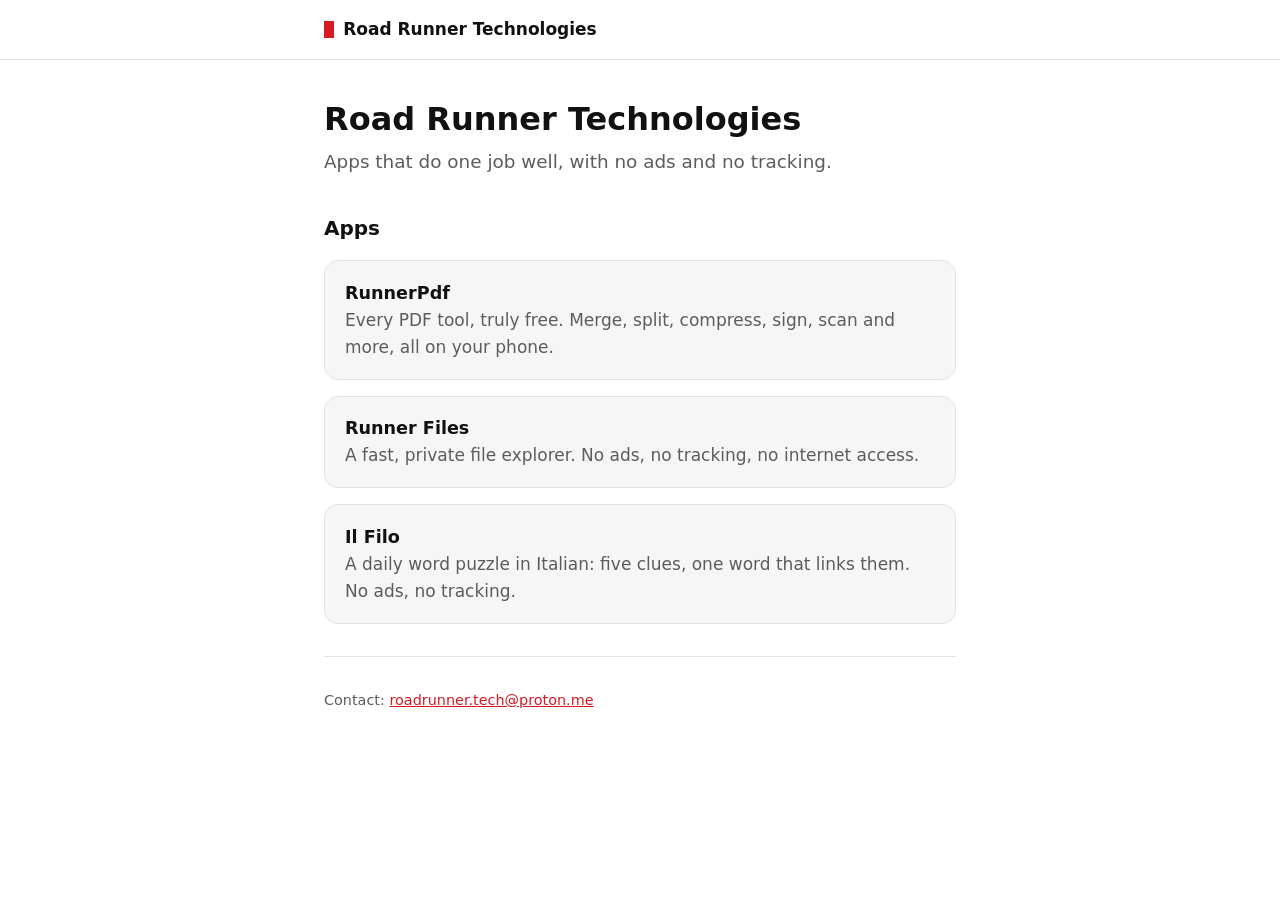
<file: index.html>
<!doctype html>
<html lang="en">
<head>
<meta charset="utf-8">
<meta name="viewport" content="width=device-width, initial-scale=1">
<title>Road Runner Technologies</title>
<meta name="description" content="Apps by Road Runner Technologies: free, private and fast.">
<link rel="stylesheet" href="style.css">
</head>
<body>
<header class="site"><div><a href="./">Road Runner Technologies</a></div></header>
<main>
<h1>Road Runner Technologies</h1>
<p class="lead">Apps that do one job well, with no ads and no tracking.</p>
<h2>Apps</h2>
<a class="card" href="runnerpdf/"><strong>RunnerPdf</strong><span>Every PDF tool, truly free. Merge, split, compress, sign, scan and more, all on your phone.</span></a>
<a class="card" href="runnerfiles/privacy.html"><strong>Runner Files</strong><span>A fast, private file explorer. No ads, no tracking, no internet access.</span></a>
<a class="card" href="ilfilo/privacy.html"><strong>Il Filo</strong><span>A daily word puzzle in Italian: five clues, one word that links them. No ads, no tracking.</span></a>
<hr>
<footer>Contact: <a href="mailto:roadrunner.tech@proton.me">roadrunner.tech@proton.me</a></footer>
</main>
</body>
</html>
</file>
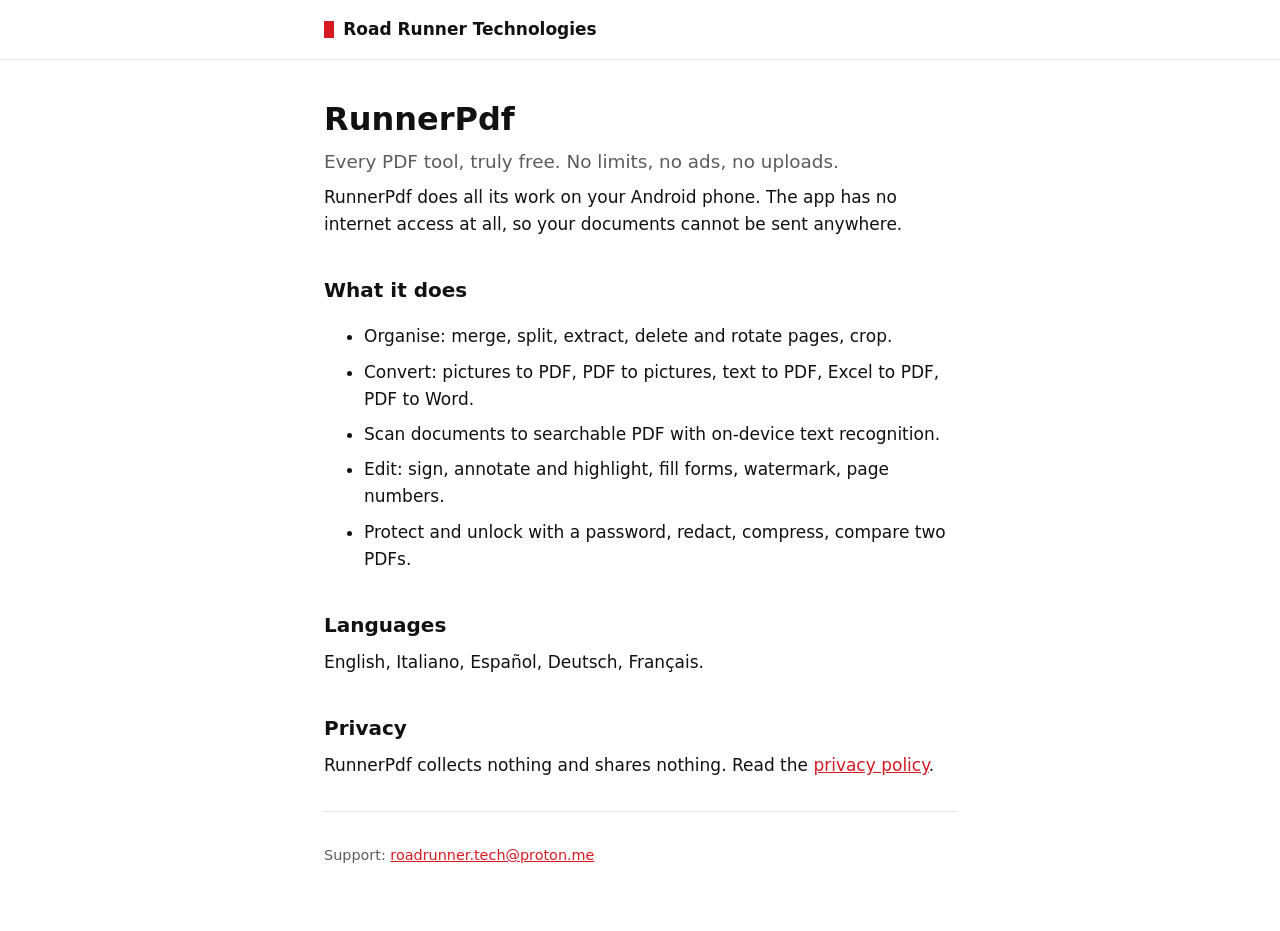
<file: runnerpdf/index.html>
<!doctype html>
<html lang="en">
<head>
<meta charset="utf-8">
<meta name="viewport" content="width=device-width, initial-scale=1">
<title>RunnerPdf: free PDF tools, offline</title>
<meta name="description" content="Every PDF tool, truly free. No limits, no ads, and your files never leave the phone.">
<link rel="stylesheet" href="../style.css">
</head>
<body>
<header class="site"><div><a href="../">Road Runner Technologies</a></div></header>
<main>
<h1>RunnerPdf</h1>
<p class="lead">Every PDF tool, truly free. No limits, no ads, no uploads.</p>
<p>RunnerPdf does all its work on your Android phone. The app has no internet access at all, so your documents cannot be sent anywhere.</p>
<h2>What it does</h2>
<ul>
  <li>Organise: merge, split, extract, delete and rotate pages, crop.</li>
  <li>Convert: pictures to PDF, PDF to pictures, text to PDF, Excel to PDF, PDF to Word.</li>
  <li>Scan documents to searchable PDF with on-device text recognition.</li>
  <li>Edit: sign, annotate and highlight, fill forms, watermark, page numbers.</li>
  <li>Protect and unlock with a password, redact, compress, compare two PDFs.</li>
</ul>
<h2>Languages</h2>
<p>English, Italiano, Español, Deutsch, Français.</p>
<h2>Privacy</h2>
<p>RunnerPdf collects nothing and shares nothing. Read the <a href="privacy.html">privacy policy</a>.</p>
<hr>
<footer>Support: <a href="mailto:roadrunner.tech@proton.me">roadrunner.tech@proton.me</a></footer>
</main>
</body>
</html>
</file>
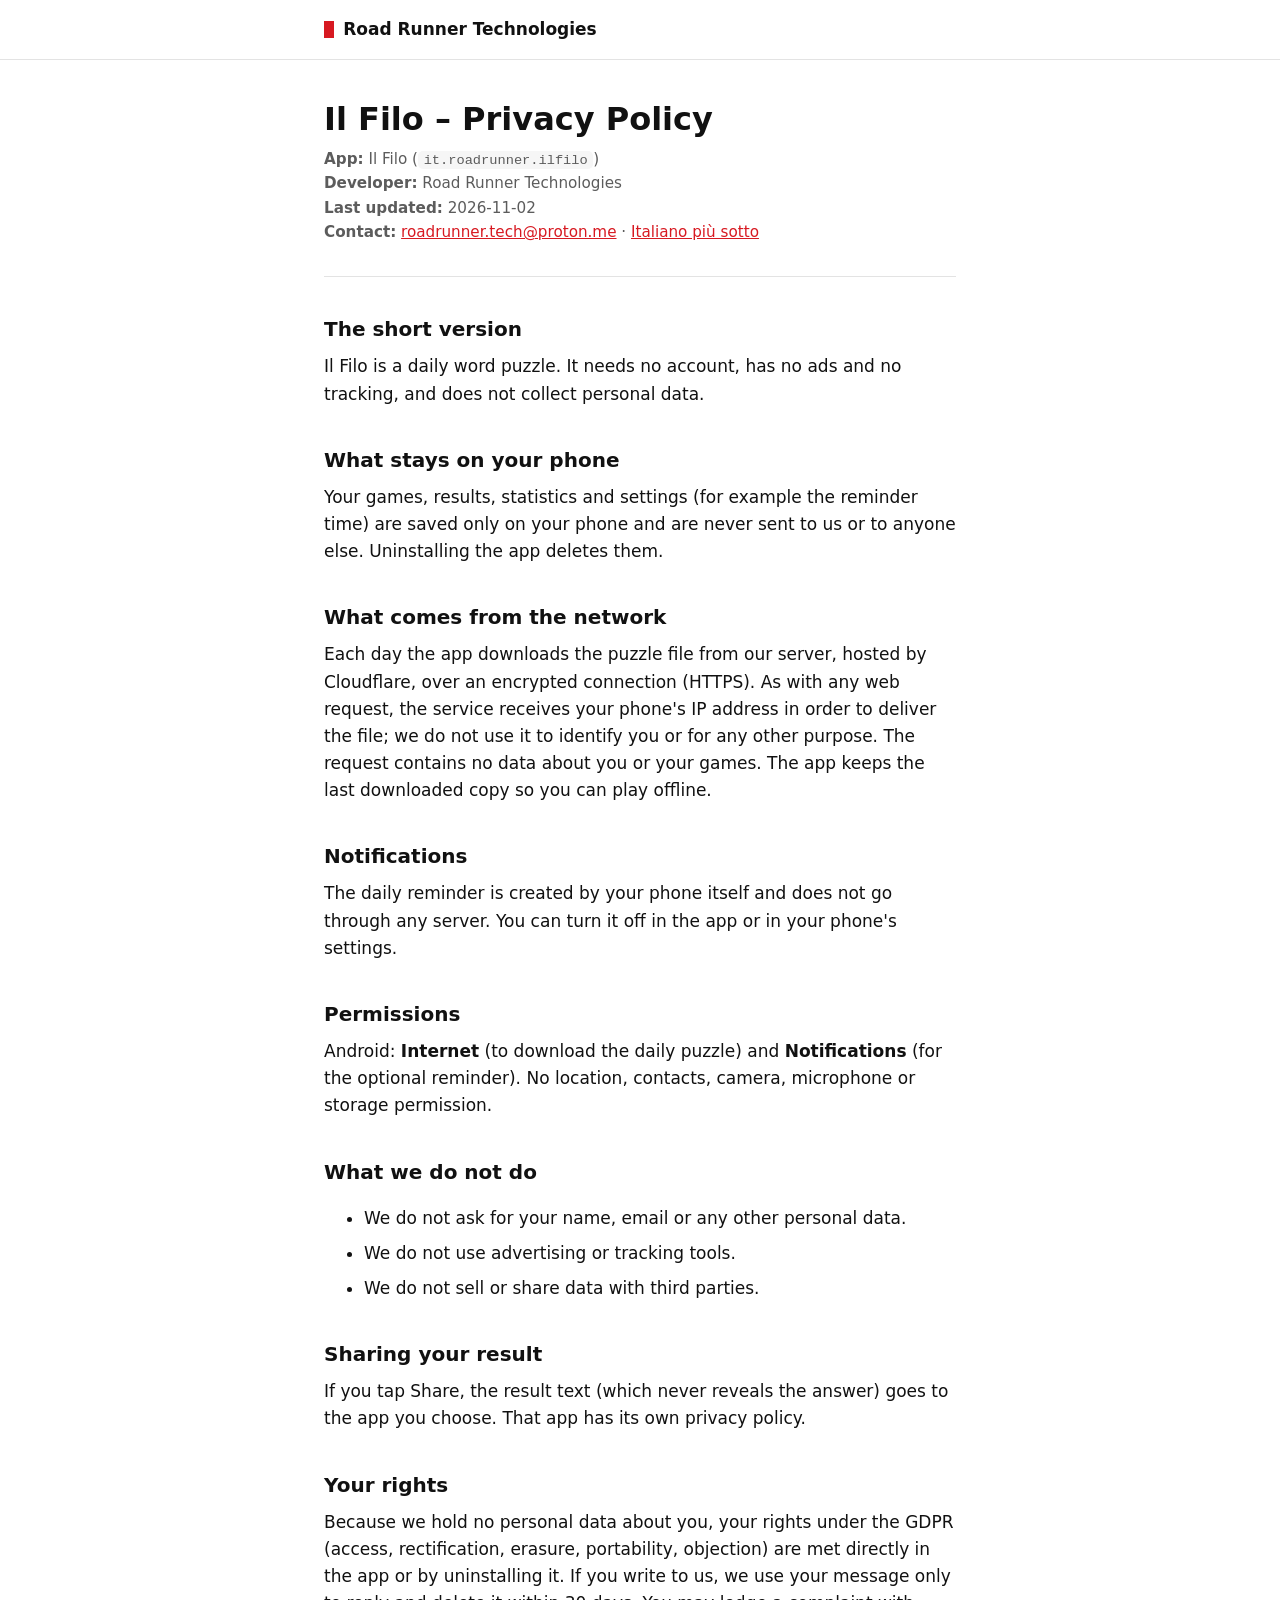
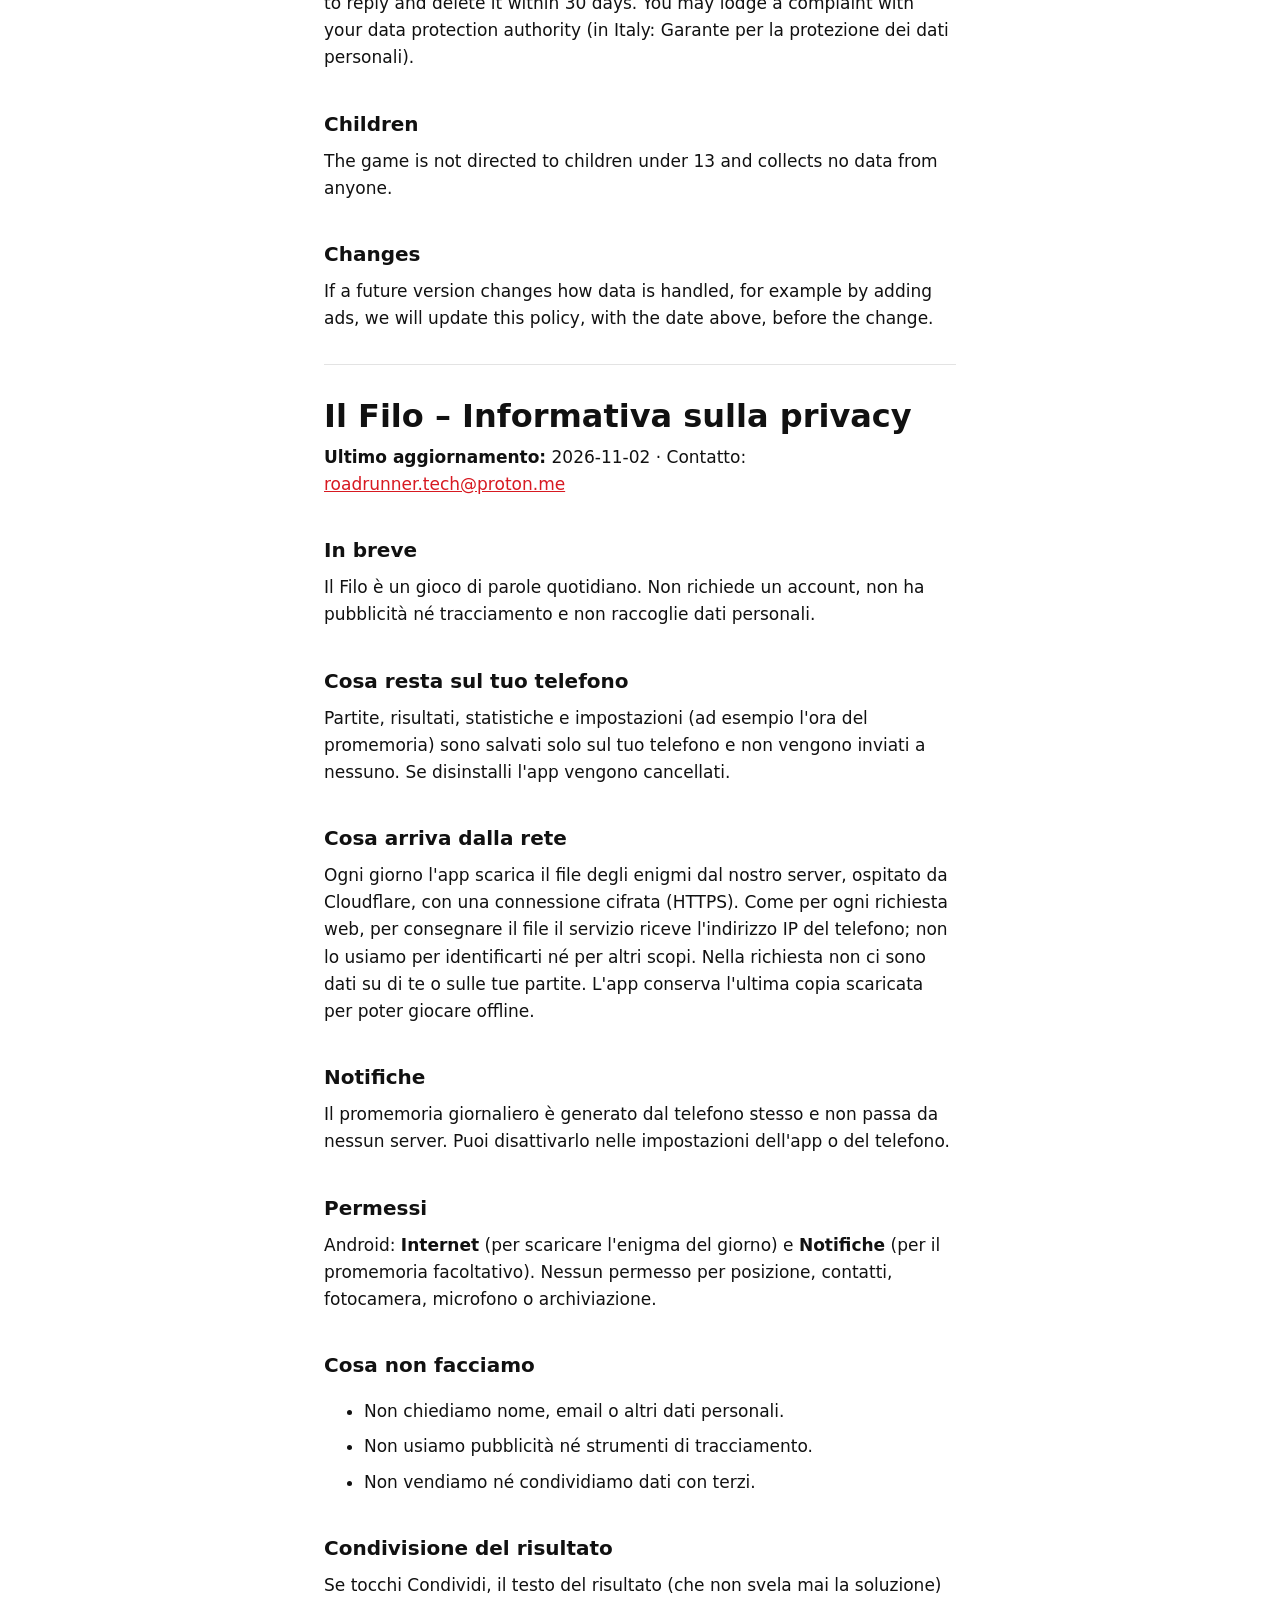
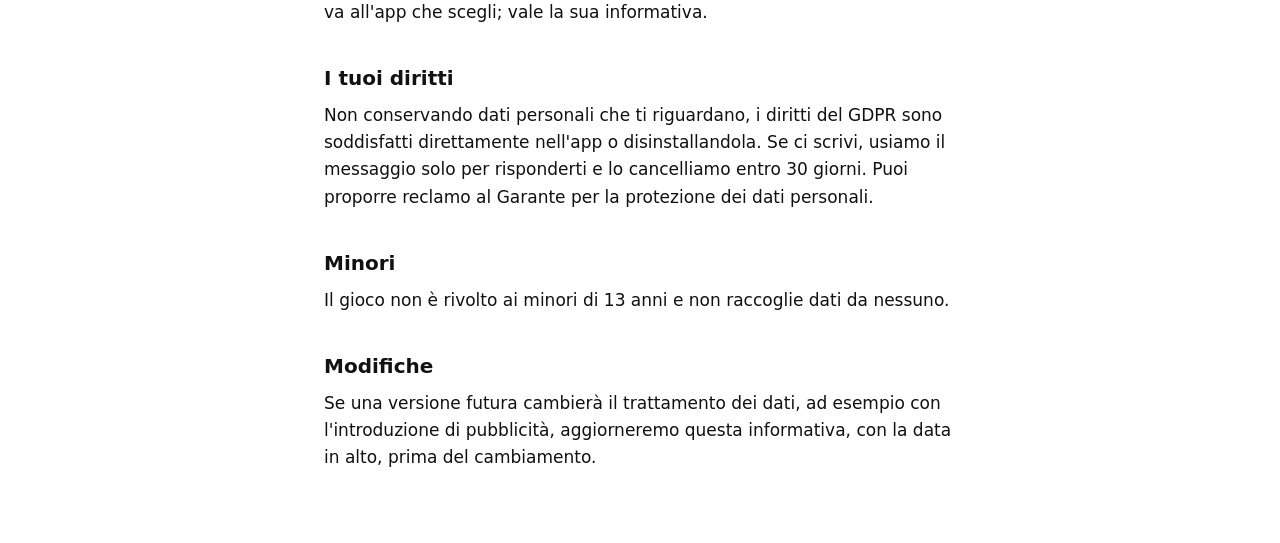
<file: ilfilo/privacy.html>
<!doctype html>
<html lang="en">
<head>
<meta charset="utf-8">
<meta name="viewport" content="width=device-width, initial-scale=1">
<title>Il Filo – Privacy Policy / Informativa sulla privacy</title>
<meta name="description" content="Il Filo has no account, no ads and no tracking. It collects no personal data.">
<link rel="stylesheet" href="../style.css">
</head>
<body>
<header class="site"><div><a href="../">Road Runner Technologies</a></div></header>
<main>
<h1>Il Filo – Privacy Policy</h1>
<p class="meta"><strong>App:</strong> Il Filo (<code>it.roadrunner.ilfilo</code>)<br>
<strong>Developer:</strong> Road Runner Technologies<br>
<strong>Last updated:</strong> 2026-11-02<br>
<strong>Contact:</strong> <a href="mailto:roadrunner.tech@proton.me">roadrunner.tech@proton.me</a> · <a href="#it">Italiano più sotto</a></p>
<hr>

<h2>The short version</h2>
<p>Il Filo is a daily word puzzle. It needs no account, has no ads and no tracking, and does not collect personal data.</p>

<h2>What stays on your phone</h2>
<p>Your games, results, statistics and settings (for example the reminder time) are saved only on your phone and are never sent to us or to anyone else. Uninstalling the app deletes them.</p>

<h2>What comes from the network</h2>
<p>Each day the app downloads the puzzle file from our server, hosted by Cloudflare, over an encrypted connection (HTTPS). As with any web request, the service receives your phone's IP address in order to deliver the file; we do not use it to identify you or for any other purpose. The request contains no data about you or your games. The app keeps the last downloaded copy so you can play offline.</p>

<h2>Notifications</h2>
<p>The daily reminder is created by your phone itself and does not go through any server. You can turn it off in the app or in your phone's settings.</p>

<h2>Permissions</h2>
<p>Android: <strong>Internet</strong> (to download the daily puzzle) and <strong>Notifications</strong> (for the optional reminder). No location, contacts, camera, microphone or storage permission.</p>

<h2>What we do not do</h2>
<ul>
  <li>We do not ask for your name, email or any other personal data.</li>
  <li>We do not use advertising or tracking tools.</li>
  <li>We do not sell or share data with third parties.</li>
</ul>

<h2>Sharing your result</h2>
<p>If you tap Share, the result text (which never reveals the answer) goes to the app you choose. That app has its own privacy policy.</p>

<h2>Your rights</h2>
<p>Because we hold no personal data about you, your rights under the GDPR (access, rectification, erasure, portability, objection) are met directly in the app or by uninstalling it. If you write to us, we use your message only to reply and delete it within 30 days. You may lodge a complaint with your data protection authority (in Italy: Garante per la protezione dei dati personali).</p>

<h2>Children</h2>
<p>The game is not directed to children under 13 and collects no data from anyone.</p>

<h2>Changes</h2>
<p>If a future version changes how data is handled, for example by adding ads, we will update this policy, with the date above, before the change.</p>

<hr>
<h1 id="it">Il Filo – Informativa sulla privacy</h1>
<p><strong>Ultimo aggiornamento:</strong> 2026-11-02 · Contatto: <a href="mailto:roadrunner.tech@proton.me">roadrunner.tech@proton.me</a></p>

<h2>In breve</h2>
<p>Il Filo è un gioco di parole quotidiano. Non richiede un account, non ha pubblicità né tracciamento e non raccoglie dati personali.</p>

<h2>Cosa resta sul tuo telefono</h2>
<p>Partite, risultati, statistiche e impostazioni (ad esempio l'ora del promemoria) sono salvati solo sul tuo telefono e non vengono inviati a nessuno. Se disinstalli l'app vengono cancellati.</p>

<h2>Cosa arriva dalla rete</h2>
<p>Ogni giorno l'app scarica il file degli enigmi dal nostro server, ospitato da Cloudflare, con una connessione cifrata (HTTPS). Come per ogni richiesta web, per consegnare il file il servizio riceve l'indirizzo IP del telefono; non lo usiamo per identificarti né per altri scopi. Nella richiesta non ci sono dati su di te o sulle tue partite. L'app conserva l'ultima copia scaricata per poter giocare offline.</p>

<h2>Notifiche</h2>
<p>Il promemoria giornaliero è generato dal telefono stesso e non passa da nessun server. Puoi disattivarlo nelle impostazioni dell'app o del telefono.</p>

<h2>Permessi</h2>
<p>Android: <strong>Internet</strong> (per scaricare l'enigma del giorno) e <strong>Notifiche</strong> (per il promemoria facoltativo). Nessun permesso per posizione, contatti, fotocamera, microfono o archiviazione.</p>

<h2>Cosa non facciamo</h2>
<ul>
  <li>Non chiediamo nome, email o altri dati personali.</li>
  <li>Non usiamo pubblicità né strumenti di tracciamento.</li>
  <li>Non vendiamo né condividiamo dati con terzi.</li>
</ul>

<h2>Condivisione del risultato</h2>
<p>Se tocchi Condividi, il testo del risultato (che non svela mai la soluzione) va all'app che scegli; vale la sua informativa.</p>

<h2>I tuoi diritti</h2>
<p>Non conservando dati personali che ti riguardano, i diritti del GDPR sono soddisfatti direttamente nell'app o disinstallandola. Se ci scrivi, usiamo il messaggio solo per risponderti e lo cancelliamo entro 30 giorni. Puoi proporre reclamo al Garante per la protezione dei dati personali.</p>

<h2>Minori</h2>
<p>Il gioco non è rivolto ai minori di 13 anni e non raccoglie dati da nessuno.</p>

<h2>Modifiche</h2>
<p>Se una versione futura cambierà il trattamento dei dati, ad esempio con l'introduzione di pubblicità, aggiorneremo questa informativa, con la data in alto, prima del cambiamento.</p>
</main>
</body>
</html>
</file>
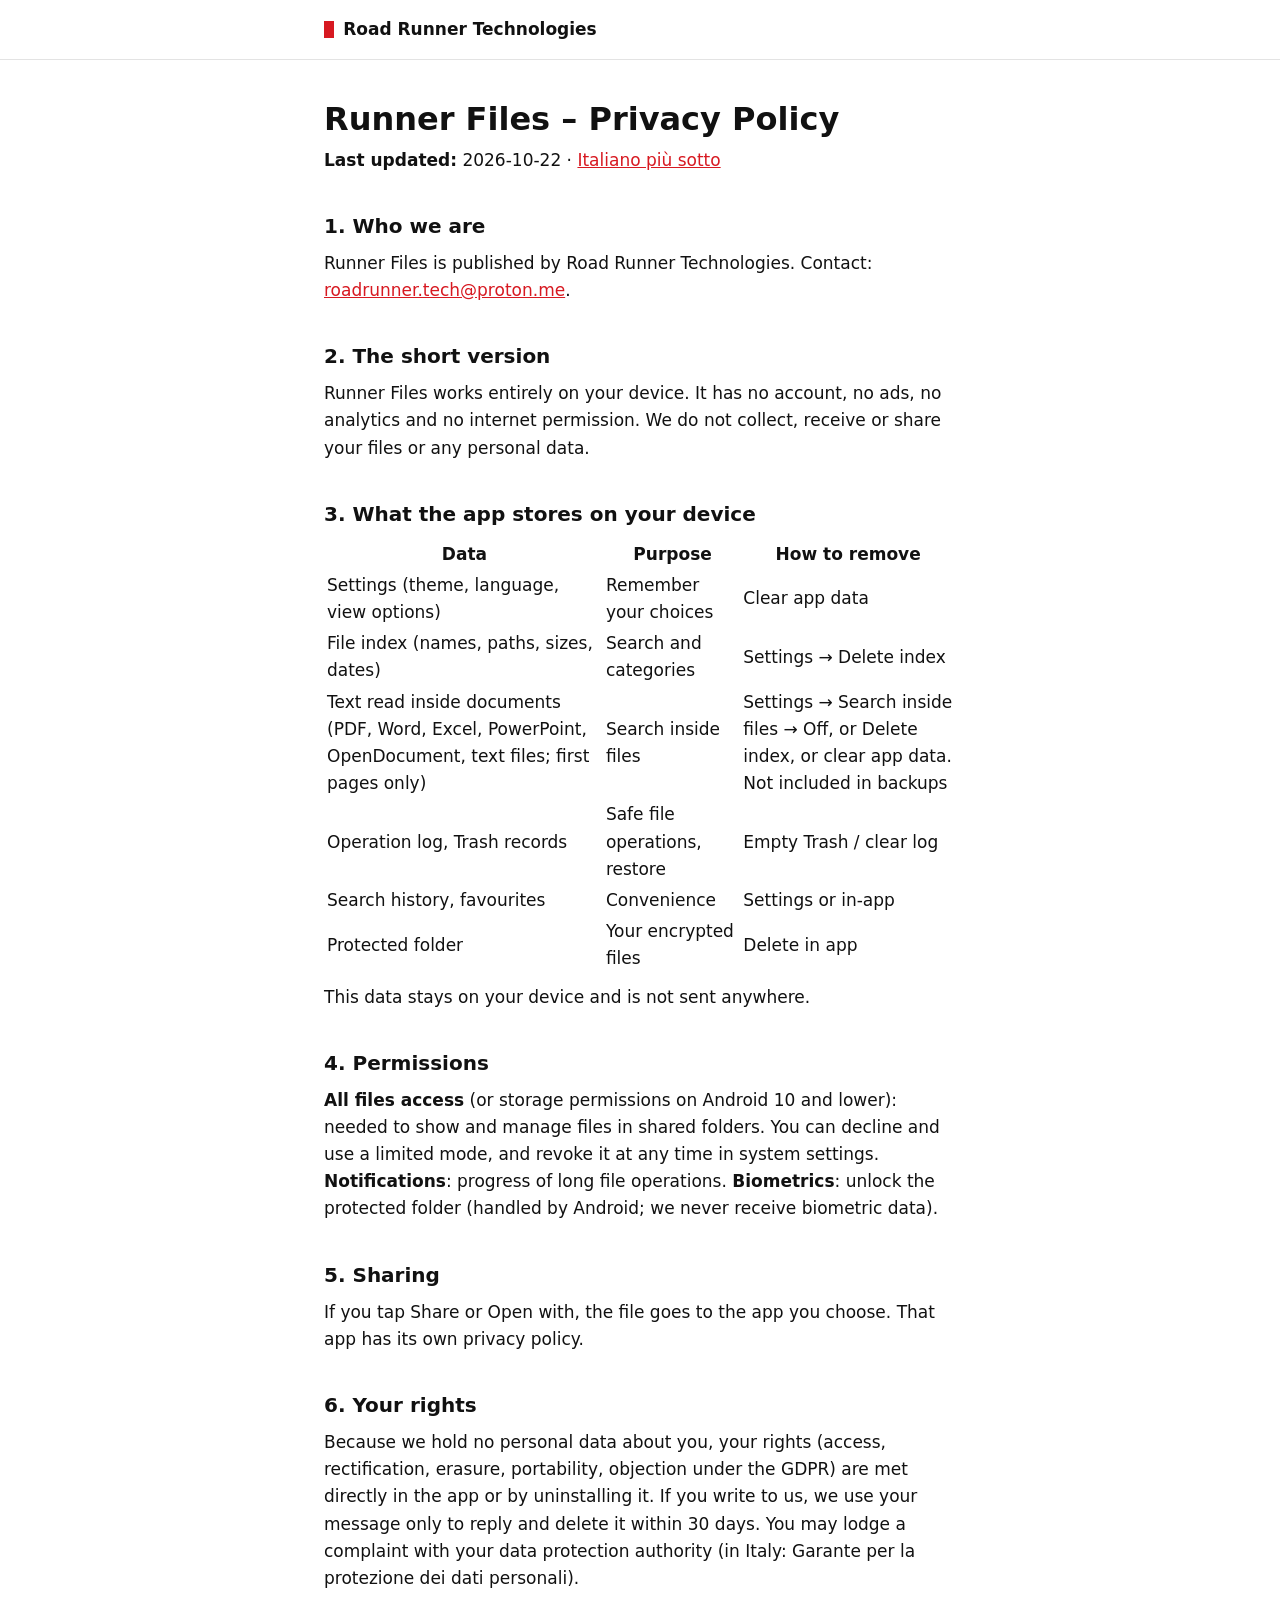
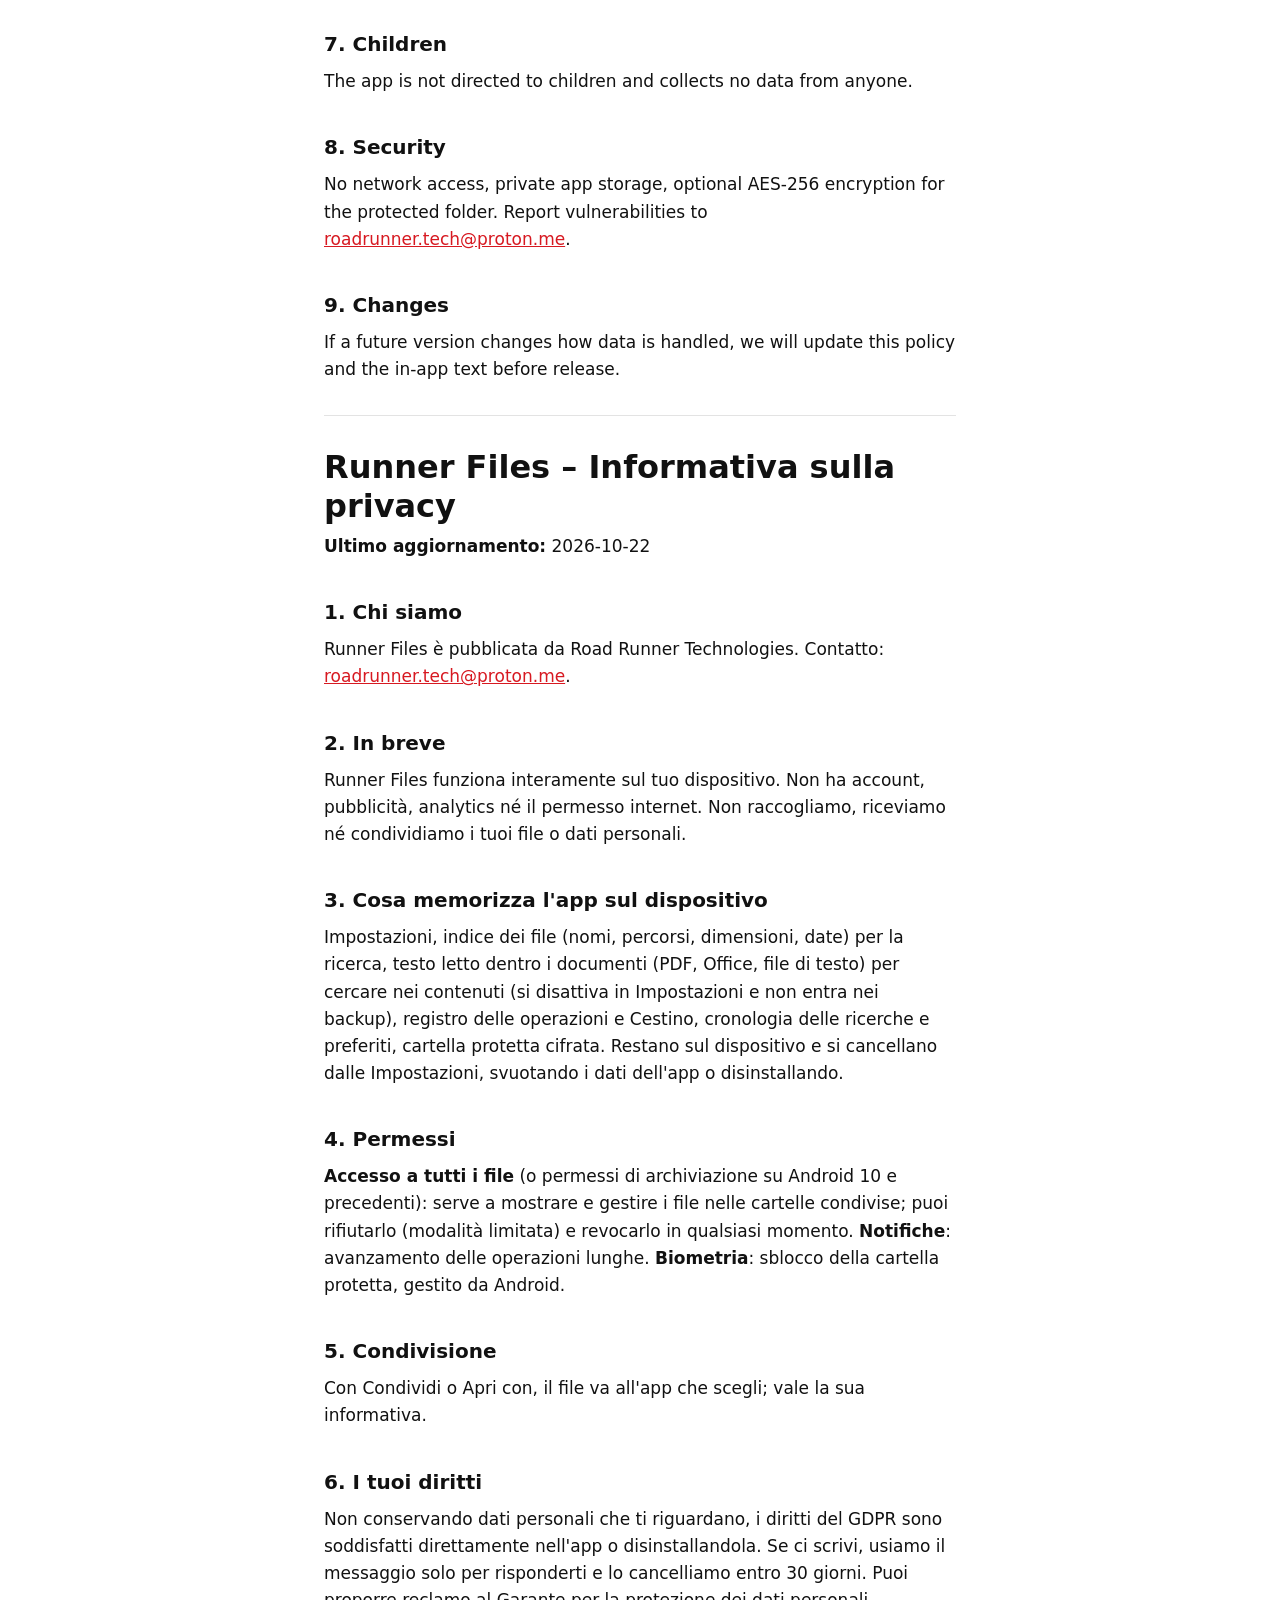
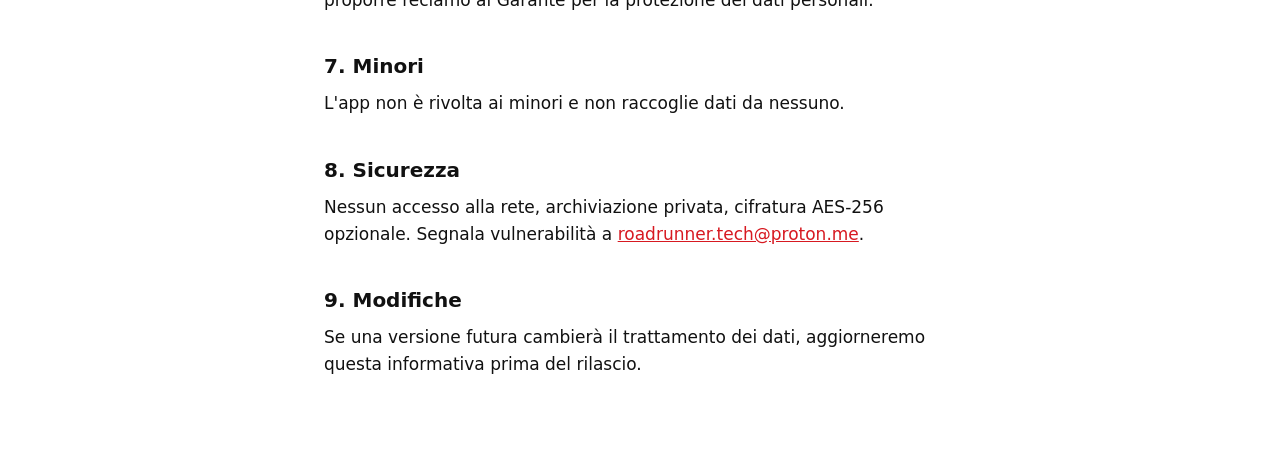
<file: runnerfiles/privacy.html>
<!doctype html>
<html lang="en">
<head>
<meta charset="utf-8">
<meta name="viewport" content="width=device-width, initial-scale=1">
<title>Runner Files – Privacy Policy / Informativa sulla privacy</title>
<meta name="description" content="Runner Files collects nothing, shares nothing and has no internet access.">
<link rel="stylesheet" href="../style.css">
</head>
<body>
<header class="site"><div><a href="../">Road Runner Technologies</a></div></header>
<main>
<h1>Runner Files – Privacy Policy</h1>
<p><strong>Last updated:</strong> 2026-10-22 · <a href="#it">Italiano più sotto</a></p>

<h2>1. Who we are</h2>
<p>Runner Files is published by Road Runner Technologies. Contact: <a href="mailto:roadrunner.tech@proton.me">roadrunner.tech@proton.me</a>.</p>

<h2>2. The short version</h2>
<p>Runner Files works entirely on your device. It has no account, no ads, no analytics and no internet permission.
We do not collect, receive or share your files or any personal data.</p>

<h2>3. What the app stores on your device</h2>
<table>
<tr><th>Data</th><th>Purpose</th><th>How to remove</th></tr>
<tr><td>Settings (theme, language, view options)</td><td>Remember your choices</td><td>Clear app data</td></tr>
<tr><td>File index (names, paths, sizes, dates)</td><td>Search and categories</td><td>Settings → Delete index</td></tr>
<tr><td>Text read inside documents (PDF, Word, Excel, PowerPoint, OpenDocument, text files; first pages only)</td><td>Search inside files</td><td>Settings → Search inside files → Off, or Delete index, or clear app data. Not included in backups</td></tr>
<tr><td>Operation log, Trash records</td><td>Safe file operations, restore</td><td>Empty Trash / clear log</td></tr>
<tr><td>Search history, favourites</td><td>Convenience</td><td>Settings or in-app</td></tr>
<tr><td>Protected folder</td><td>Your encrypted files</td><td>Delete in app</td></tr>
</table>
<p>This data stays on your device and is not sent anywhere.</p>

<h2>4. Permissions</h2>
<p><strong>All files access</strong> (or storage permissions on Android 10 and lower): needed to show and manage files in
shared folders. You can decline and use a limited mode, and revoke it at any time in system settings.
<strong>Notifications</strong>: progress of long file operations. <strong>Biometrics</strong>: unlock the protected folder
(handled by Android; we never receive biometric data).</p>

<h2>5. Sharing</h2>
<p>If you tap Share or Open with, the file goes to the app you choose. That app has its own privacy policy.</p>

<h2>6. Your rights</h2>
<p>Because we hold no personal data about you, your rights (access, rectification, erasure, portability, objection under the GDPR)
are met directly in the app or by uninstalling it. If you write to us, we use your message only to reply and delete it within 30 days.
You may lodge a complaint with your data protection authority (in Italy: Garante per la protezione dei dati personali).</p>

<h2>7. Children</h2>
<p>The app is not directed to children and collects no data from anyone.</p>

<h2>8. Security</h2>
<p>No network access, private app storage, optional AES-256 encryption for the protected folder. Report vulnerabilities to
<a href="mailto:roadrunner.tech@proton.me">roadrunner.tech@proton.me</a>.</p>

<h2>9. Changes</h2>
<p>If a future version changes how data is handled, we will update this policy and the in-app text before release.</p>

<hr>
<h1 id="it">Runner Files – Informativa sulla privacy</h1>
<p><strong>Ultimo aggiornamento:</strong> 2026-10-22</p>
<h2>1. Chi siamo</h2>
<p>Runner Files è pubblicata da Road Runner Technologies. Contatto: <a href="mailto:roadrunner.tech@proton.me">roadrunner.tech@proton.me</a>.</p>
<h2>2. In breve</h2>
<p>Runner Files funziona interamente sul tuo dispositivo. Non ha account, pubblicità, analytics né il permesso internet.
Non raccogliamo, riceviamo né condividiamo i tuoi file o dati personali.</p>
<h2>3. Cosa memorizza l'app sul dispositivo</h2>
<p>Impostazioni, indice dei file (nomi, percorsi, dimensioni, date) per la ricerca, testo letto dentro i documenti (PDF, Office, file di testo) per cercare nei contenuti (si disattiva in Impostazioni e non entra nei backup), registro delle operazioni e Cestino,
cronologia delle ricerche e preferiti, cartella protetta cifrata. Restano sul dispositivo e si cancellano dalle
Impostazioni, svuotando i dati dell'app o disinstallando.</p>
<h2>4. Permessi</h2>
<p><strong>Accesso a tutti i file</strong> (o permessi di archiviazione su Android 10 e precedenti): serve a mostrare e gestire i file
nelle cartelle condivise; puoi rifiutarlo (modalità limitata) e revocarlo in qualsiasi momento. <strong>Notifiche</strong>:
avanzamento delle operazioni lunghe. <strong>Biometria</strong>: sblocco della cartella protetta, gestito da Android.</p>
<h2>5. Condivisione</h2>
<p>Con Condividi o Apri con, il file va all'app che scegli; vale la sua informativa.</p>
<h2>6. I tuoi diritti</h2>
<p>Non conservando dati personali che ti riguardano, i diritti del GDPR sono soddisfatti direttamente nell'app o disinstallandola.
Se ci scrivi, usiamo il messaggio solo per risponderti e lo cancelliamo entro 30 giorni. Puoi proporre reclamo al Garante per la protezione dei dati personali.</p>
<h2>7. Minori</h2>
<p>L'app non è rivolta ai minori e non raccoglie dati da nessuno.</p>
<h2>8. Sicurezza</h2>
<p>Nessun accesso alla rete, archiviazione privata, cifratura AES-256 opzionale. Segnala vulnerabilità a <a href="mailto:roadrunner.tech@proton.me">roadrunner.tech@proton.me</a>.</p>
<h2>9. Modifiche</h2>
<p>Se una versione futura cambierà il trattamento dei dati, aggiorneremo questa informativa prima del rilascio.</p>
</main>
</body>
</html>
</file>
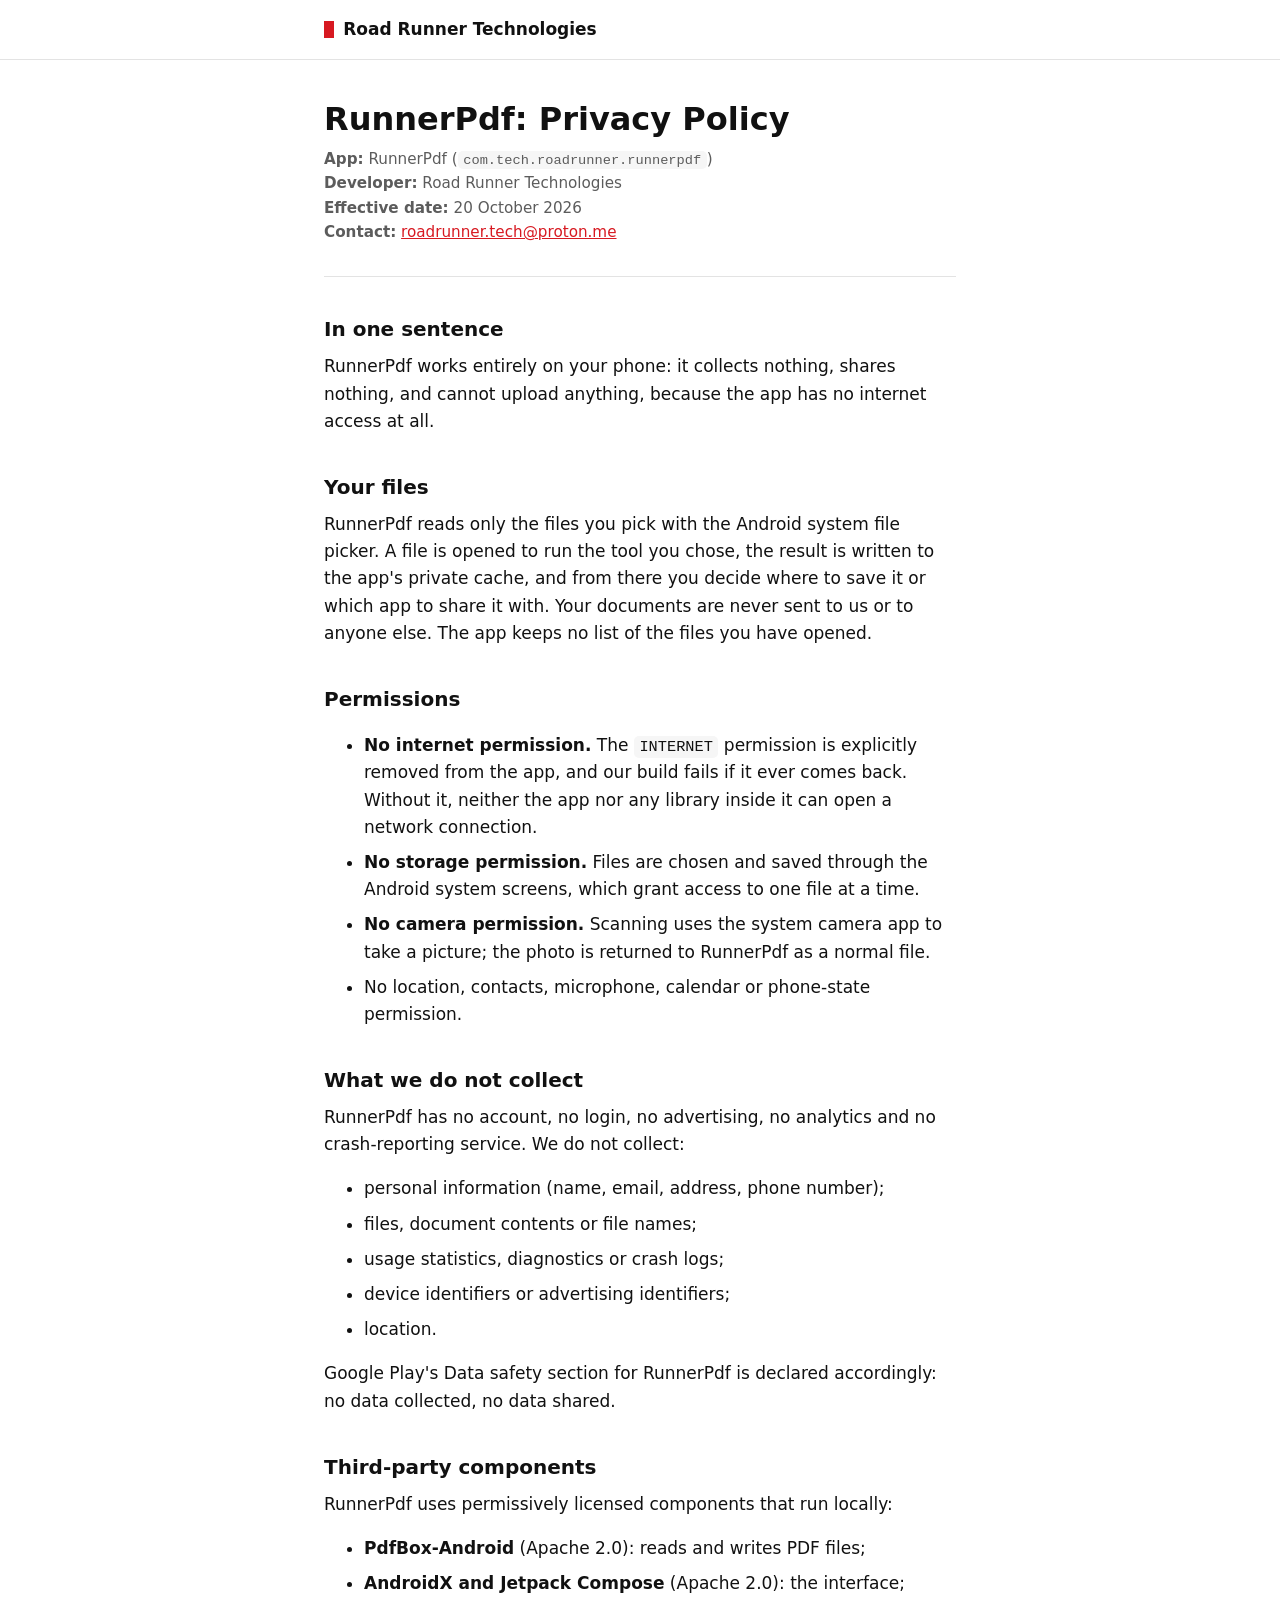
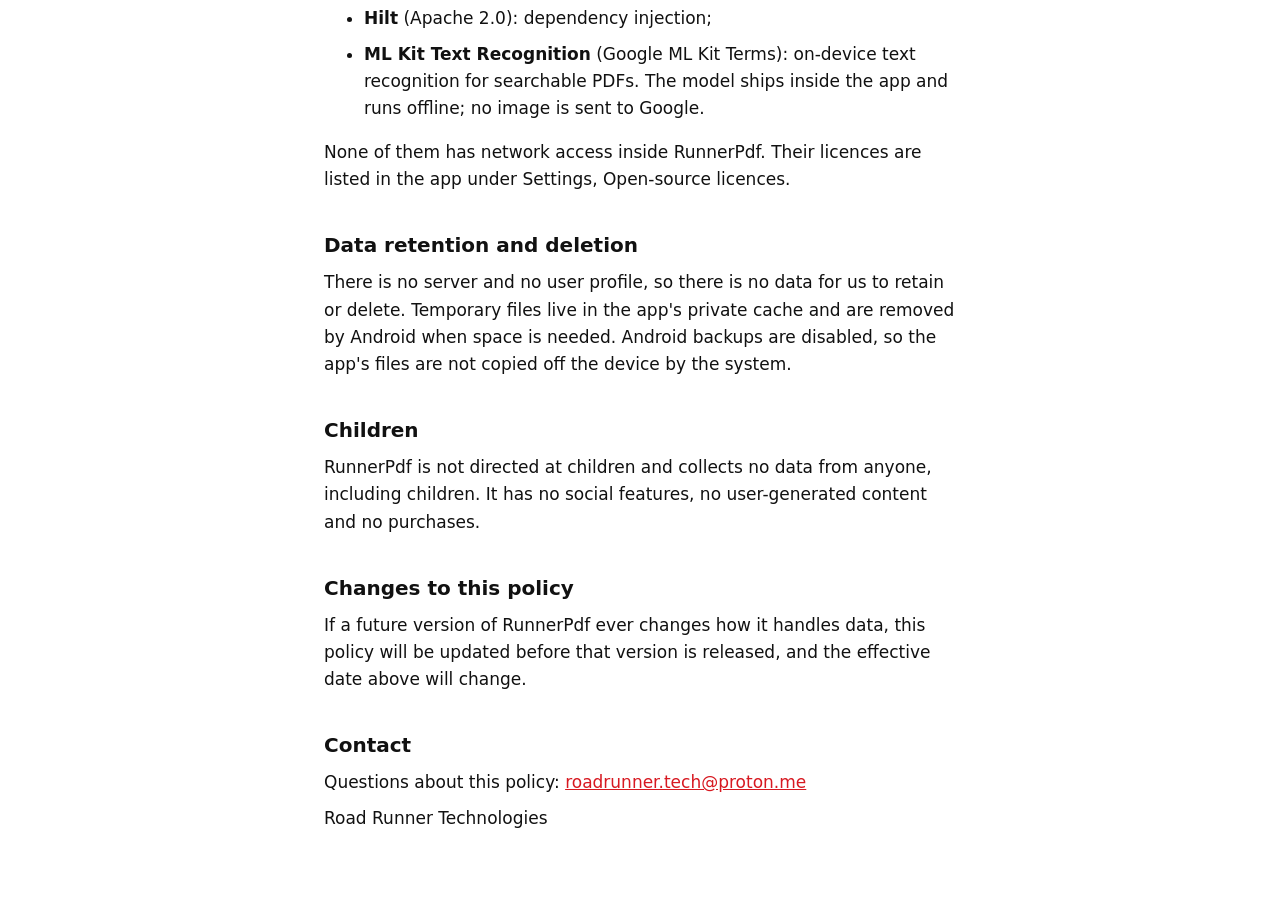
<file: runnerpdf/privacy.html>
<!doctype html>
<html lang="en">
<head>
<meta charset="utf-8">
<meta name="viewport" content="width=device-width, initial-scale=1">
<title>RunnerPdf Privacy Policy</title>
<meta name="description" content="RunnerPdf collects nothing, shares nothing and has no internet access.">
<link rel="stylesheet" href="../style.css">
</head>
<body>
<header class="site"><div><a href="../">Road Runner Technologies</a></div></header>
<main>
<h1>RunnerPdf: Privacy Policy</h1>
<p class="meta"><strong>App:</strong> RunnerPdf (<code>com.tech.roadrunner.runnerpdf</code>)<br>
<strong>Developer:</strong> Road Runner Technologies<br>
<strong>Effective date:</strong> 20 October 2026<br>
<strong>Contact:</strong> <a href="mailto:roadrunner.tech@proton.me">roadrunner.tech@proton.me</a></p>
<hr>
<h2>In one sentence</h2>
<p>RunnerPdf works entirely on your phone: it collects nothing, shares nothing, and cannot upload anything, because the app has no internet access at all.</p>
<h2>Your files</h2>
<p>RunnerPdf reads only the files you pick with the Android system file picker. A file is opened to run the tool you chose, the result is written to the app's private cache, and from there you decide where to save it or which app to share it with. Your documents are never sent to us or to anyone else. The app keeps no list of the files you have opened.</p>
<h2>Permissions</h2>
<ul>
  <li><strong>No internet permission.</strong> The <code>INTERNET</code> permission is explicitly removed from the app, and our build fails if it ever comes back. Without it, neither the app nor any library inside it can open a network connection.</li>
  <li><strong>No storage permission.</strong> Files are chosen and saved through the Android system screens, which grant access to one file at a time.</li>
  <li><strong>No camera permission.</strong> Scanning uses the system camera app to take a picture; the photo is returned to RunnerPdf as a normal file.</li>
  <li>No location, contacts, microphone, calendar or phone-state permission.</li>
</ul>
<h2>What we do not collect</h2>
<p>RunnerPdf has no account, no login, no advertising, no analytics and no crash-reporting service. We do not collect:</p>
<ul>
  <li>personal information (name, email, address, phone number);</li>
  <li>files, document contents or file names;</li>
  <li>usage statistics, diagnostics or crash logs;</li>
  <li>device identifiers or advertising identifiers;</li>
  <li>location.</li>
</ul>
<p>Google Play's Data safety section for RunnerPdf is declared accordingly: no data collected, no data shared.</p>
<h2>Third-party components</h2>
<p>RunnerPdf uses permissively licensed components that run locally:</p>
<ul>
  <li><strong>PdfBox-Android</strong> (Apache 2.0): reads and writes PDF files;</li>
  <li><strong>AndroidX and Jetpack Compose</strong> (Apache 2.0): the interface;</li>
  <li><strong>Hilt</strong> (Apache 2.0): dependency injection;</li>
  <li><strong>ML Kit Text Recognition</strong> (Google ML Kit Terms): on-device text recognition for searchable PDFs. The model ships inside the app and runs offline; no image is sent to Google.</li>
</ul>
<p>None of them has network access inside RunnerPdf. Their licences are listed in the app under Settings, Open-source licences.</p>
<h2>Data retention and deletion</h2>
<p>There is no server and no user profile, so there is no data for us to retain or delete. Temporary files live in the app's private cache and are removed by Android when space is needed. Android backups are disabled, so the app's files are not copied off the device by the system.</p>
<h2>Children</h2>
<p>RunnerPdf is not directed at children and collects no data from anyone, including children. It has no social features, no user-generated content and no purchases.</p>
<h2>Changes to this policy</h2>
<p>If a future version of RunnerPdf ever changes how it handles data, this policy will be updated before that version is released, and the effective date above will change.</p>
<h2>Contact</h2>
<p>Questions about this policy: <a href="mailto:roadrunner.tech@proton.me">roadrunner.tech@proton.me</a></p>
<p>Road Runner Technologies</p>
</main>
</body>
</html>
</file>
<file: style.css>
:root {
  --bg: #ffffff; --fg: #111111; --muted: #5c5c5c; --line: #e3e3e3; --card: #f6f6f6; --red: #d71921;
}
@media (prefers-color-scheme: dark) {
  :root { --bg: #000000; --fg: #f2f2f2; --muted: #a8a8a8; --line: #2a2a2a; --card: #111111; --red: #ff4d55; }
}
* { box-sizing: border-box; }
body {
  margin: 0; background: var(--bg); color: var(--fg);
  font: 17px/1.6 system-ui, -apple-system, "Segoe UI", Roboto, sans-serif;
}
main { max-width: 42rem; margin: 0 auto; padding: 2.5rem 1.25rem 4rem; }
header.site { border-bottom: 1px solid var(--line); }
header.site div { max-width: 42rem; margin: 0 auto; padding: 1rem 1.25rem; display: flex; gap: 1rem; align-items: center; }
header.site a { color: var(--fg); font-weight: 700; text-decoration: none; }
header.site a:first-child::before { content: ""; display: inline-block; width: .6rem; height: 1.1rem; background: var(--red); margin-right: .6rem; vertical-align: -.2rem; }
h1 { font-size: 2rem; line-height: 1.2; margin: 0 0 .5rem; }
h2 { font-size: 1.25rem; margin: 2.25rem 0 .5rem; }
p, li { margin: .5rem 0; }
a { color: var(--red); }
.lead { font-size: 1.15rem; color: var(--muted); }
.meta { color: var(--muted); font-size: .95rem; }
.card { display: block; background: var(--card); border: 1px solid var(--line); border-radius: 14px; padding: 1.1rem 1.25rem; margin: 1rem 0; text-decoration: none; color: var(--fg); }
.card strong { display: block; font-size: 1.1rem; }
.card span { color: var(--muted); }
.card:hover, .card:focus-visible { border-color: var(--red); }
code { background: var(--card); padding: .1rem .35rem; border-radius: 5px; font-size: .9em; }
hr { border: 0; border-top: 1px solid var(--line); margin: 2rem 0; }
footer { color: var(--muted); font-size: .9rem; }
</file>
